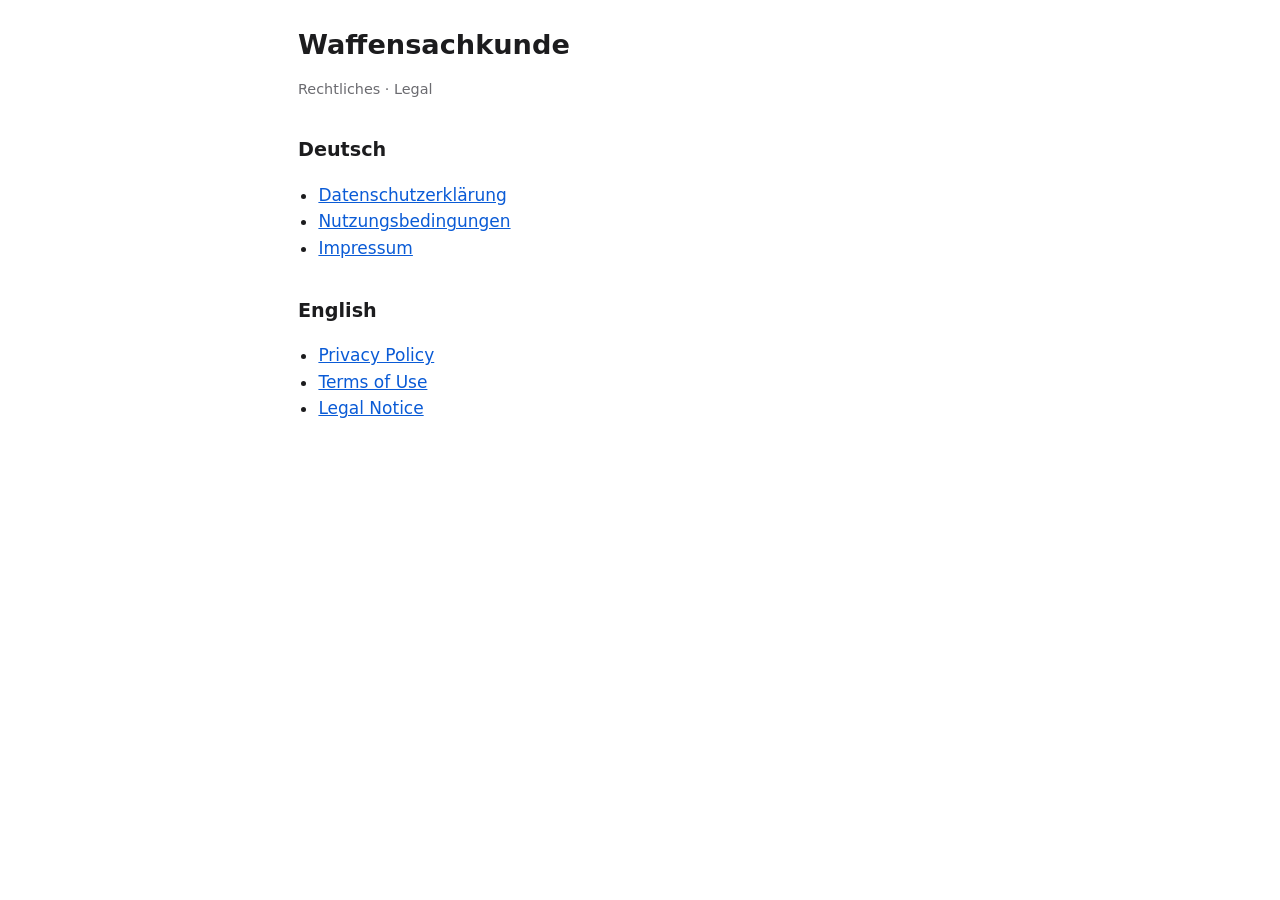
<file: index.html>
<!doctype html>
<html lang="de"><head><meta charset="utf-8"><meta name="viewport" content="width=device-width,initial-scale=1">
<title>Waffensachkunde · Rechtliches</title><link rel="stylesheet" href="style.css"></head>
<body><main><h1>Waffensachkunde</h1><p class="meta">Rechtliches · Legal</p>
<h2>Deutsch</h2><ul><li><a href="de/datenschutz.html">Datenschutzerklärung</a></li><li><a href="de/nutzungsbedingungen.html">Nutzungsbedingungen</a></li><li><a href="de/impressum.html">Impressum</a></li></ul>
<h2>English</h2><ul><li><a href="en/privacy.html">Privacy Policy</a></li><li><a href="en/terms.html">Terms of Use</a></li><li><a href="en/legal-notice.html">Legal Notice</a></li></ul>
</main></body></html>
</file>
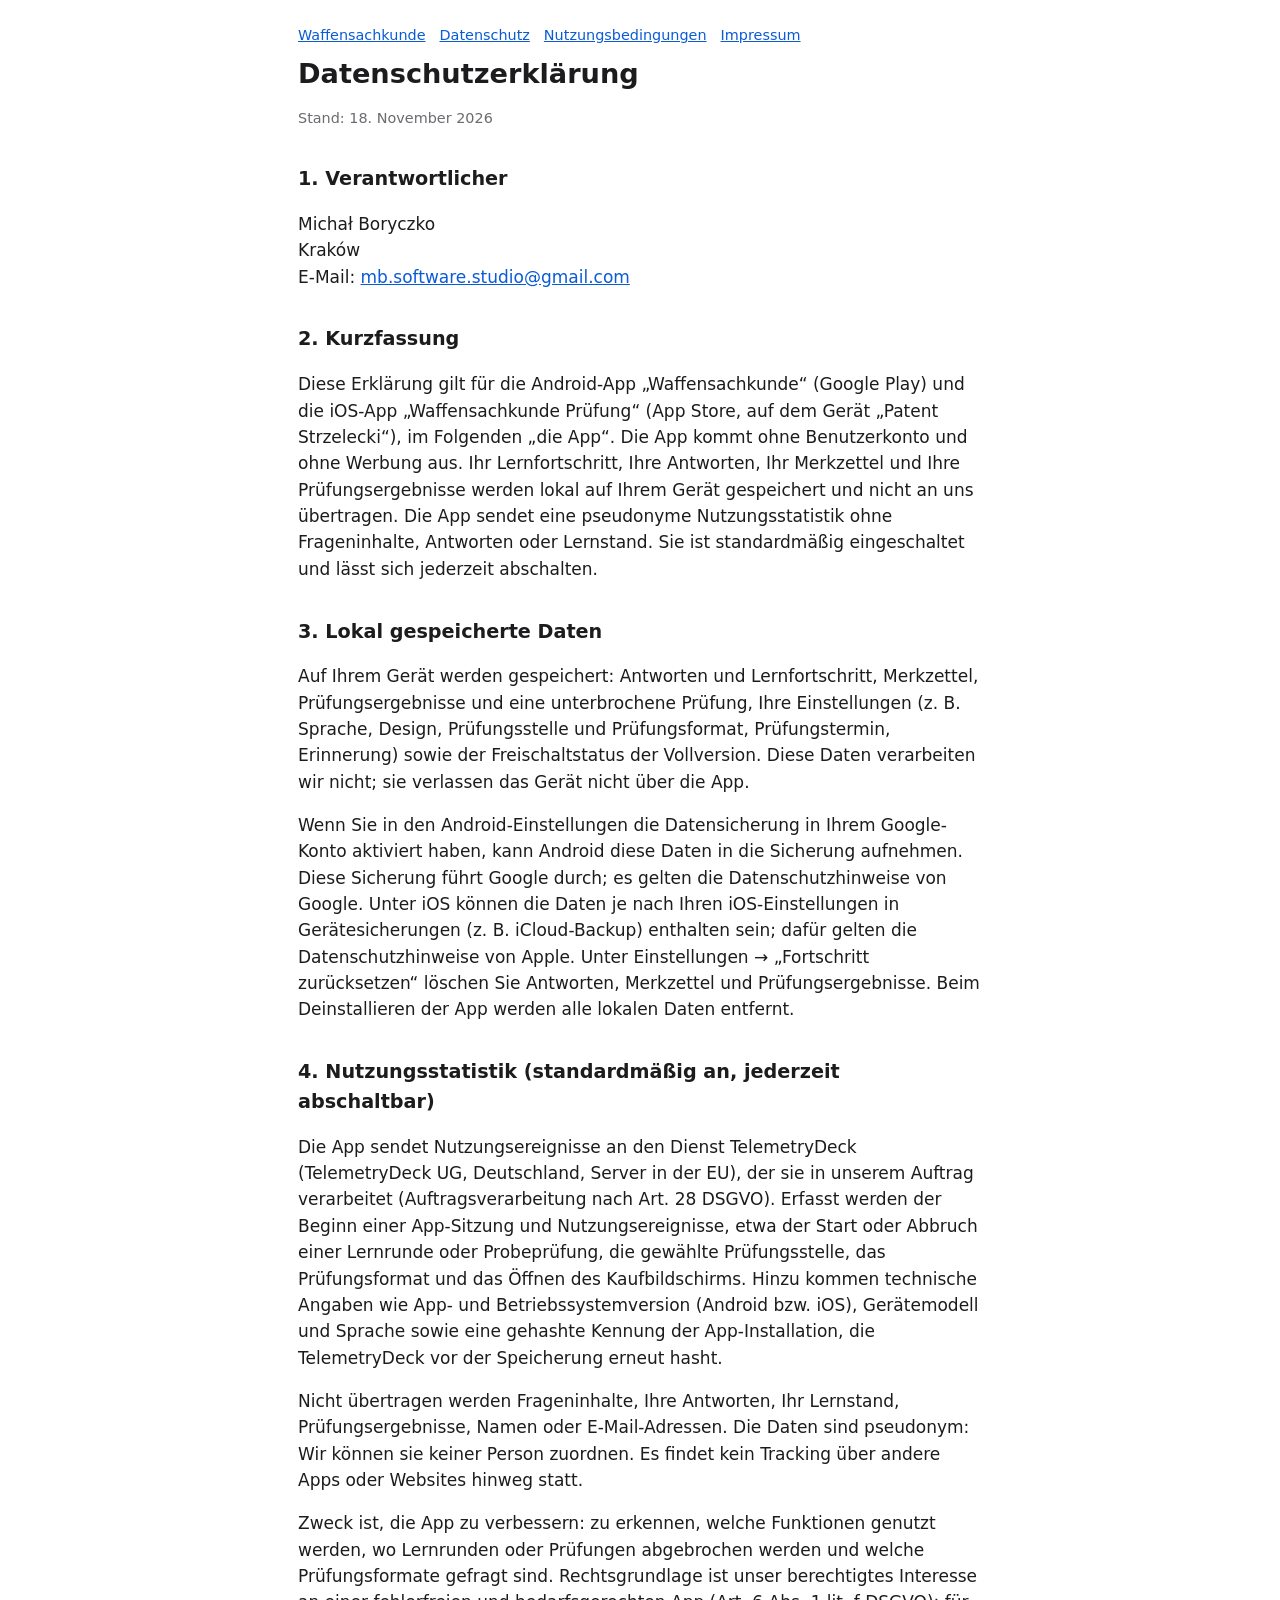
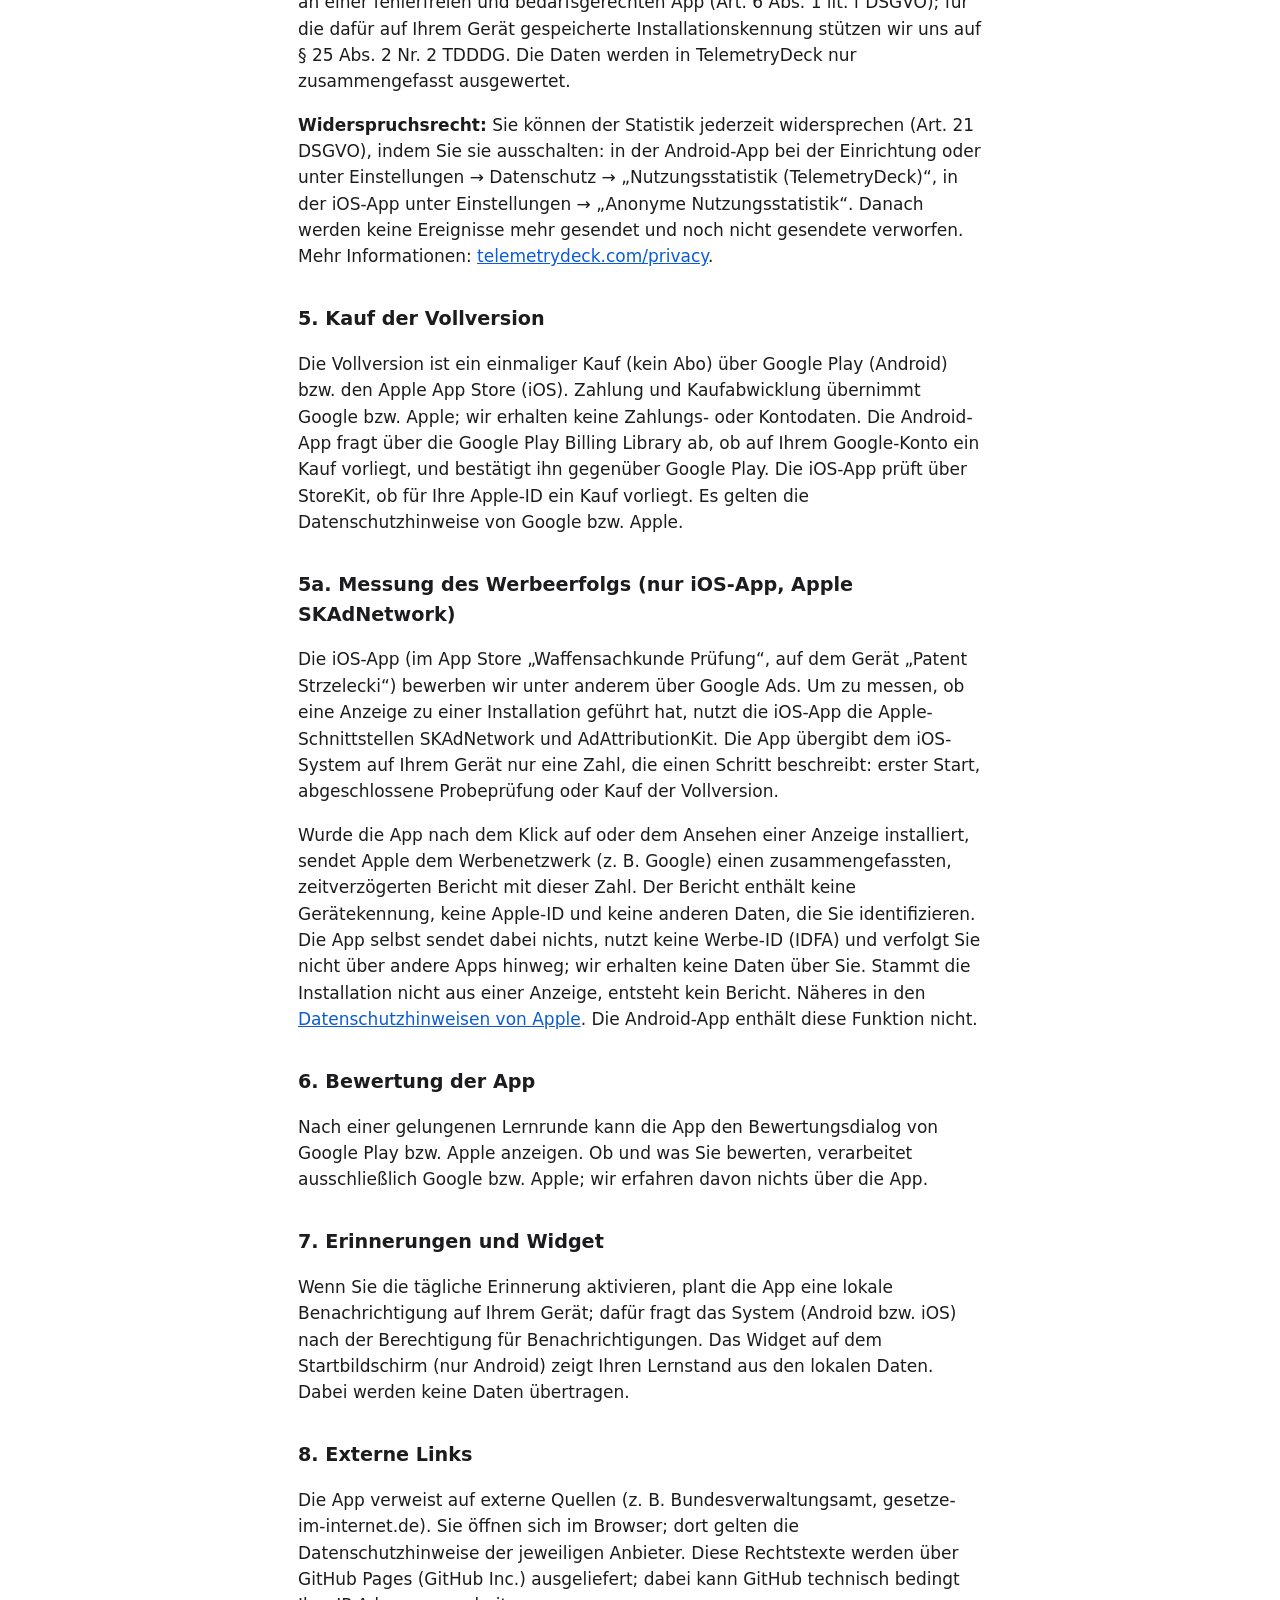
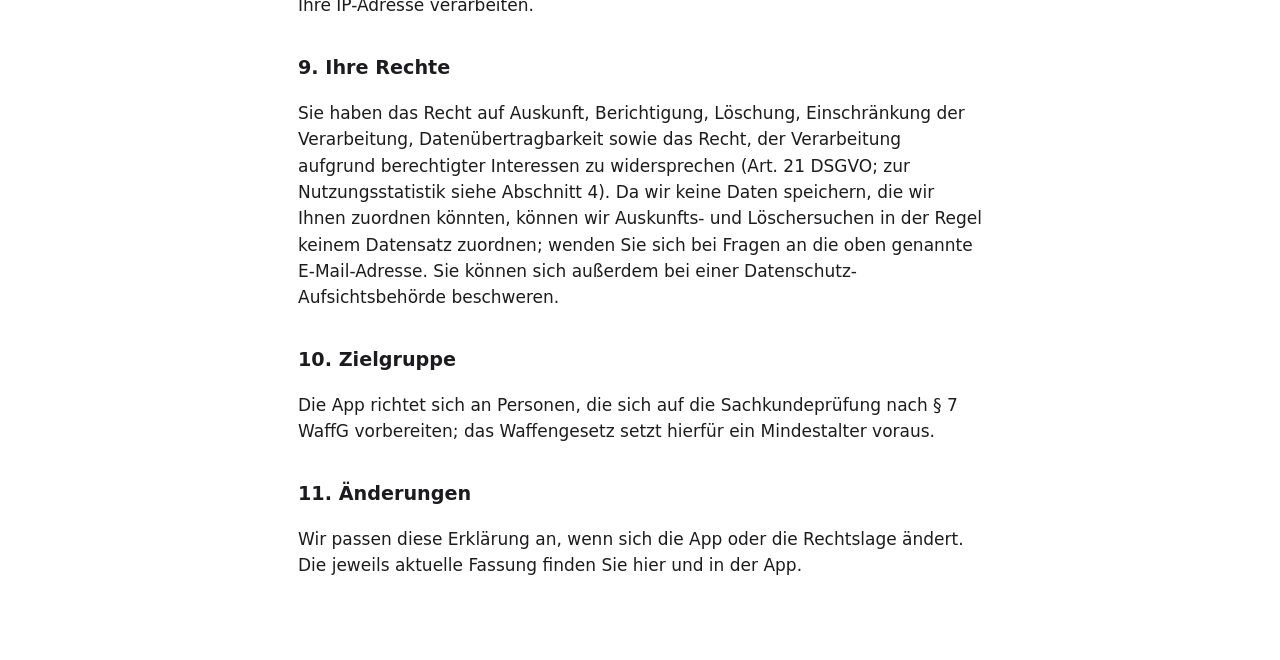
<file: de/datenschutz.html>
<!doctype html>
<html lang="de"><head><meta charset="utf-8"><meta name="viewport" content="width=device-width,initial-scale=1">
<title>Datenschutzerklärung · Waffensachkunde</title><link rel="stylesheet" href="../style.css"></head>
<body><main><nav><a href="../index.html">Waffensachkunde</a><a href="datenschutz.html">Datenschutz</a><a href="nutzungsbedingungen.html">Nutzungsbedingungen</a><a href="impressum.html">Impressum</a></nav><h1>Datenschutzerklärung</h1><p class="meta">Stand: 18. November 2026</p>
<h2>1. Verantwortlicher</h2><p>Michał Boryczko<br>Kraków<br>E-Mail: <a href="mailto:mb.software.studio@gmail.com">mb.software.studio@gmail.com</a></p>
<h2>2. Kurzfassung</h2><p>Diese Erklärung gilt für die Android-App „Waffensachkunde“ (Google Play) und die iOS-App „Waffensachkunde Prüfung“ (App Store, auf dem Gerät „Patent Strzelecki“), im Folgenden „die App“. Die App kommt ohne Benutzerkonto und ohne Werbung aus. Ihr Lernfortschritt, Ihre Antworten, Ihr Merkzettel und Ihre Prüfungsergebnisse werden lokal auf Ihrem Gerät gespeichert und nicht an uns übertragen. Die App sendet eine pseudonyme Nutzungsstatistik ohne Frageninhalte, Antworten oder Lernstand. Sie ist standardmäßig eingeschaltet und lässt sich jederzeit abschalten.</p>
<h2>3. Lokal gespeicherte Daten</h2><p>Auf Ihrem Gerät werden gespeichert: Antworten und Lernfortschritt, Merkzettel, Prüfungsergebnisse und eine unterbrochene Prüfung, Ihre Einstellungen (z. B. Sprache, Design, Prüfungsstelle und Prüfungsformat, Prüfungstermin, Erinnerung) sowie der Freischaltstatus der Vollversion. Diese Daten verarbeiten wir nicht; sie verlassen das Gerät nicht über die App.</p><p>Wenn Sie in den Android-Einstellungen die Datensicherung in Ihrem Google-Konto aktiviert haben, kann Android diese Daten in die Sicherung aufnehmen. Diese Sicherung führt Google durch; es gelten die Datenschutzhinweise von Google. Unter iOS können die Daten je nach Ihren iOS-Einstellungen in Gerätesicherungen (z. B. iCloud-Backup) enthalten sein; dafür gelten die Datenschutzhinweise von Apple. Unter Einstellungen → „Fortschritt zurücksetzen“ löschen Sie Antworten, Merkzettel und Prüfungsergebnisse. Beim Deinstallieren der App werden alle lokalen Daten entfernt.</p>
<h2>4. Nutzungsstatistik (standardmäßig an, jederzeit abschaltbar)</h2><p>Die App sendet Nutzungsereignisse an den Dienst TelemetryDeck (TelemetryDeck UG, Deutschland, Server in der EU), der sie in unserem Auftrag verarbeitet (Auftragsverarbeitung nach Art. 28 DSGVO). Erfasst werden der Beginn einer App-Sitzung und Nutzungsereignisse, etwa der Start oder Abbruch einer Lernrunde oder Probeprüfung, die gewählte Prüfungsstelle, das Prüfungsformat und das Öffnen des Kaufbildschirms. Hinzu kommen technische Angaben wie App- und Betriebssystemversion (Android bzw. iOS), Gerätemodell und Sprache sowie eine gehashte Kennung der App-Installation, die TelemetryDeck vor der Speicherung erneut hasht.</p><p>Nicht übertragen werden Frageninhalte, Ihre Antworten, Ihr Lernstand, Prüfungsergebnisse, Namen oder E-Mail-Adressen. Die Daten sind pseudonym: Wir können sie keiner Person zuordnen. Es findet kein Tracking über andere Apps oder Websites hinweg statt.</p><p>Zweck ist, die App zu verbessern: zu erkennen, welche Funktionen genutzt werden, wo Lernrunden oder Prüfungen abgebrochen werden und welche Prüfungsformate gefragt sind. Rechtsgrundlage ist unser berechtigtes Interesse an einer fehlerfreien und bedarfsgerechten App (Art. 6 Abs. 1 lit. f DSGVO); für die dafür auf Ihrem Gerät gespeicherte Installationskennung stützen wir uns auf § 25 Abs. 2 Nr. 2 TDDDG. Die Daten werden in TelemetryDeck nur zusammengefasst ausgewertet.</p><p><strong>Widerspruchsrecht:</strong> Sie können der Statistik jederzeit widersprechen (Art. 21 DSGVO), indem Sie sie ausschalten: in der Android-App bei der Einrichtung oder unter Einstellungen → Datenschutz → „Nutzungsstatistik (TelemetryDeck)“, in der iOS-App unter Einstellungen → „Anonyme Nutzungsstatistik“. Danach werden keine Ereignisse mehr gesendet und noch nicht gesendete verworfen. Mehr Informationen: <a href="https://telemetrydeck.com/privacy/">telemetrydeck.com/privacy</a>.</p>
<h2>5. Kauf der Vollversion</h2><p>Die Vollversion ist ein einmaliger Kauf (kein Abo) über Google Play (Android) bzw. den Apple App Store (iOS). Zahlung und Kaufabwicklung übernimmt Google bzw. Apple; wir erhalten keine Zahlungs- oder Kontodaten. Die Android-App fragt über die Google Play Billing Library ab, ob auf Ihrem Google-Konto ein Kauf vorliegt, und bestätigt ihn gegenüber Google Play. Die iOS-App prüft über StoreKit, ob für Ihre Apple-ID ein Kauf vorliegt. Es gelten die Datenschutzhinweise von Google bzw. Apple.</p>
<h2>5a. Messung des Werbeerfolgs (nur iOS-App, Apple SKAdNetwork)</h2><p>Die iOS-App (im App Store „Waffensachkunde Prüfung“, auf dem Gerät „Patent Strzelecki“) bewerben wir unter anderem über Google Ads. Um zu messen, ob eine Anzeige zu einer Installation geführt hat, nutzt die iOS-App die Apple-Schnittstellen SKAdNetwork und AdAttributionKit. Die App übergibt dem iOS-System auf Ihrem Gerät nur eine Zahl, die einen Schritt beschreibt: erster Start, abgeschlossene Probeprüfung oder Kauf der Vollversion.</p><p>Wurde die App nach dem Klick auf oder dem Ansehen einer Anzeige installiert, sendet Apple dem Werbenetzwerk (z. B. Google) einen zusammengefassten, zeitverzögerten Bericht mit dieser Zahl. Der Bericht enthält keine Gerätekennung, keine Apple-ID und keine anderen Daten, die Sie identifizieren. Die App selbst sendet dabei nichts, nutzt keine Werbe-ID (IDFA) und verfolgt Sie nicht über andere Apps hinweg; wir erhalten keine Daten über Sie. Stammt die Installation nicht aus einer Anzeige, entsteht kein Bericht. Näheres in den <a href="https://www.apple.com/legal/privacy/de-ww/">Datenschutzhinweisen von Apple</a>. Die Android-App enthält diese Funktion nicht.</p>
<h2>6. Bewertung der App</h2><p>Nach einer gelungenen Lernrunde kann die App den Bewertungsdialog von Google Play bzw. Apple anzeigen. Ob und was Sie bewerten, verarbeitet ausschließlich Google bzw. Apple; wir erfahren davon nichts über die App.</p>
<h2>7. Erinnerungen und Widget</h2><p>Wenn Sie die tägliche Erinnerung aktivieren, plant die App eine lokale Benachrichtigung auf Ihrem Gerät; dafür fragt das System (Android bzw. iOS) nach der Berechtigung für Benachrichtigungen. Das Widget auf dem Startbildschirm (nur Android) zeigt Ihren Lernstand aus den lokalen Daten. Dabei werden keine Daten übertragen.</p>
<h2>8. Externe Links</h2><p>Die App verweist auf externe Quellen (z. B. Bundesverwaltungsamt, gesetze-im-internet.de). Sie öffnen sich im Browser; dort gelten die Datenschutzhinweise der jeweiligen Anbieter. Diese Rechtstexte werden über GitHub Pages (GitHub Inc.) ausgeliefert; dabei kann GitHub technisch bedingt Ihre IP-Adresse verarbeiten.</p>
<h2>9. Ihre Rechte</h2><p>Sie haben das Recht auf Auskunft, Berichtigung, Löschung, Einschränkung der Verarbeitung, Datenübertragbarkeit sowie das Recht, der Verarbeitung aufgrund berechtigter Interessen zu widersprechen (Art. 21 DSGVO; zur Nutzungsstatistik siehe Abschnitt 4). Da wir keine Daten speichern, die wir Ihnen zuordnen könnten, können wir Auskunfts- und Löschersuchen in der Regel keinem Datensatz zuordnen; wenden Sie sich bei Fragen an die oben genannte E-Mail-Adresse. Sie können sich außerdem bei einer Datenschutz-Aufsichtsbehörde beschweren.</p>
<h2>10. Zielgruppe</h2><p>Die App richtet sich an Personen, die sich auf die Sachkundeprüfung nach § 7 WaffG vorbereiten; das Waffengesetz setzt hierfür ein Mindestalter voraus.</p>
<h2>11. Änderungen</h2><p>Wir passen diese Erklärung an, wenn sich die App oder die Rechtslage ändert. Die jeweils aktuelle Fassung finden Sie hier und in der App.</p></main></body></html>
</file>
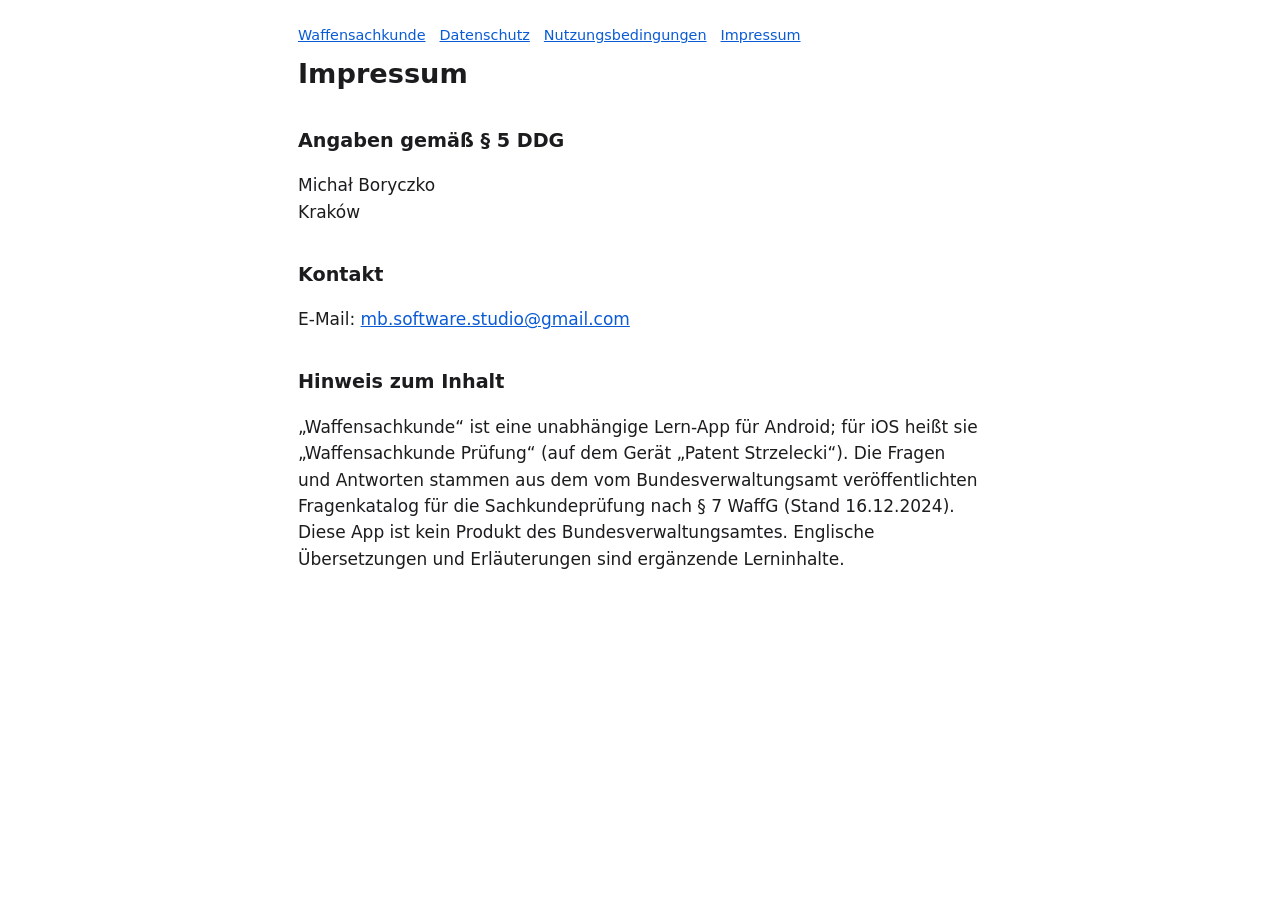
<file: de/impressum.html>
<!doctype html>
<html lang="de"><head><meta charset="utf-8"><meta name="viewport" content="width=device-width,initial-scale=1">
<title>Impressum · Waffensachkunde</title><link rel="stylesheet" href="../style.css"></head>
<body><main><nav><a href="../index.html">Waffensachkunde</a><a href="datenschutz.html">Datenschutz</a><a href="nutzungsbedingungen.html">Nutzungsbedingungen</a><a href="impressum.html">Impressum</a></nav><h1>Impressum</h1>
<h2>Angaben gemäß § 5 DDG</h2><p>Michał Boryczko<br>Kraków</p>
<h2>Kontakt</h2><p>E-Mail: <a href="mailto:mb.software.studio@gmail.com">mb.software.studio@gmail.com</a></p>
<h2>Hinweis zum Inhalt</h2><p>„Waffensachkunde“ ist eine unabhängige Lern-App für Android; für iOS heißt sie „Waffensachkunde Prüfung“ (auf dem Gerät „Patent Strzelecki“). Die Fragen und Antworten stammen aus dem vom Bundesverwaltungsamt veröffentlichten Fragenkatalog für die Sachkundeprüfung nach § 7 WaffG (Stand 16.12.2024). Diese App ist kein Produkt des Bundesverwaltungsamtes. Englische Übersetzungen und Erläuterungen sind ergänzende Lerninhalte.</p></main></body></html>
</file>
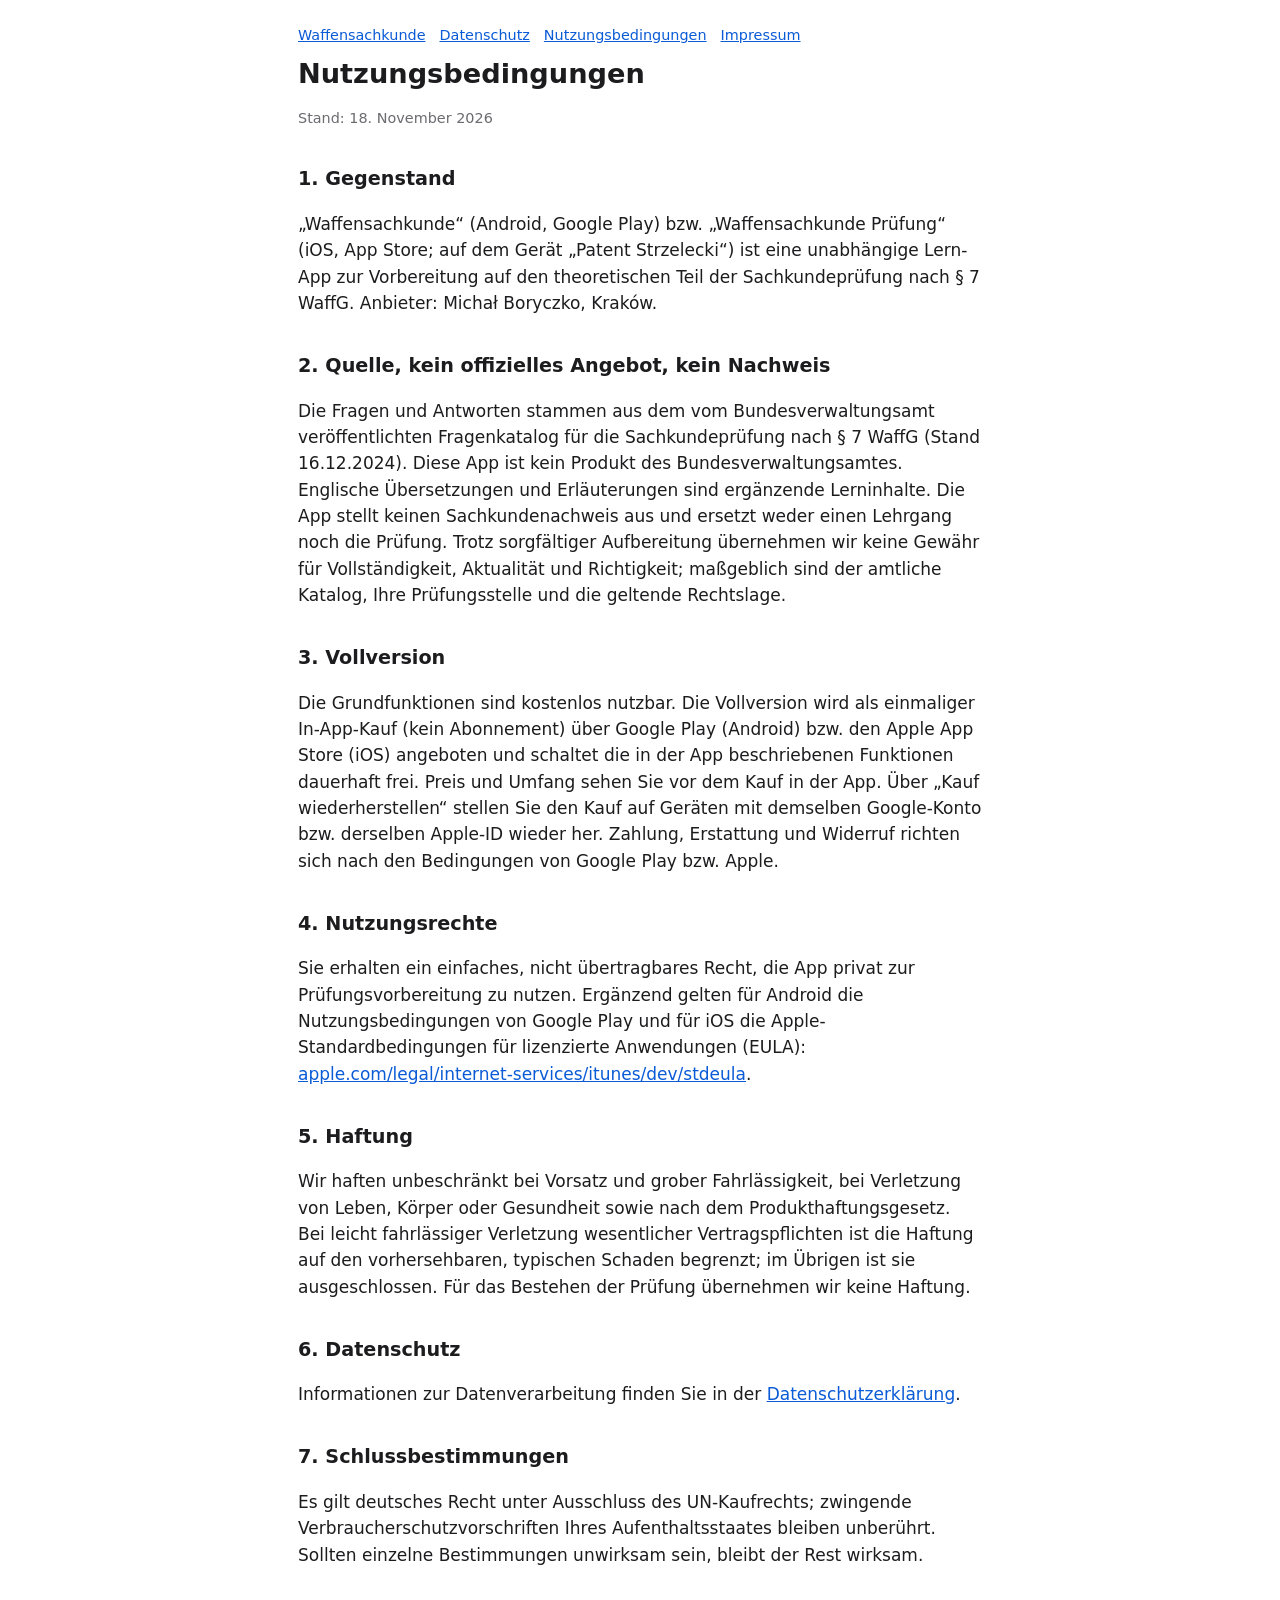
<file: de/nutzungsbedingungen.html>
<!doctype html>
<html lang="de"><head><meta charset="utf-8"><meta name="viewport" content="width=device-width,initial-scale=1">
<title>Nutzungsbedingungen · Waffensachkunde</title><link rel="stylesheet" href="../style.css"></head>
<body><main><nav><a href="../index.html">Waffensachkunde</a><a href="datenschutz.html">Datenschutz</a><a href="nutzungsbedingungen.html">Nutzungsbedingungen</a><a href="impressum.html">Impressum</a></nav><h1>Nutzungsbedingungen</h1><p class="meta">Stand: 18. November 2026</p>
<h2>1. Gegenstand</h2><p>„Waffensachkunde“ (Android, Google Play) bzw. „Waffensachkunde Prüfung“ (iOS, App Store; auf dem Gerät „Patent Strzelecki“) ist eine unabhängige Lern-App zur Vorbereitung auf den theoretischen Teil der Sachkundeprüfung nach § 7 WaffG. Anbieter: Michał Boryczko, Kraków.</p>
<h2>2. Quelle, kein offizielles Angebot, kein Nachweis</h2><p>Die Fragen und Antworten stammen aus dem vom Bundesverwaltungsamt veröffentlichten Fragenkatalog für die Sachkundeprüfung nach § 7 WaffG (Stand 16.12.2024). Diese App ist kein Produkt des Bundesverwaltungsamtes. Englische Übersetzungen und Erläuterungen sind ergänzende Lerninhalte. Die App stellt keinen Sachkundenachweis aus und ersetzt weder einen Lehrgang noch die Prüfung. Trotz sorgfältiger Aufbereitung übernehmen wir keine Gewähr für Vollständigkeit, Aktualität und Richtigkeit; maßgeblich sind der amtliche Katalog, Ihre Prüfungsstelle und die geltende Rechtslage.</p>
<h2>3. Vollversion</h2><p>Die Grundfunktionen sind kostenlos nutzbar. Die Vollversion wird als einmaliger In-App-Kauf (kein Abonnement) über Google Play (Android) bzw. den Apple App Store (iOS) angeboten und schaltet die in der App beschriebenen Funktionen dauerhaft frei. Preis und Umfang sehen Sie vor dem Kauf in der App. Über „Kauf wiederherstellen“ stellen Sie den Kauf auf Geräten mit demselben Google-Konto bzw. derselben Apple-ID wieder her. Zahlung, Erstattung und Widerruf richten sich nach den Bedingungen von Google Play bzw. Apple.</p>
<h2>4. Nutzungsrechte</h2><p>Sie erhalten ein einfaches, nicht übertragbares Recht, die App privat zur Prüfungsvorbereitung zu nutzen. Ergänzend gelten für Android die Nutzungsbedingungen von Google Play und für iOS die Apple-Standardbedingungen für lizenzierte Anwendungen (EULA): <a href="https://www.apple.com/legal/internet-services/itunes/dev/stdeula/">apple.com/legal/internet-services/itunes/dev/stdeula</a>.</p>
<h2>5. Haftung</h2><p>Wir haften unbeschränkt bei Vorsatz und grober Fahrlässigkeit, bei Verletzung von Leben, Körper oder Gesundheit sowie nach dem Produkthaftungsgesetz. Bei leicht fahrlässiger Verletzung wesentlicher Vertragspflichten ist die Haftung auf den vorhersehbaren, typischen Schaden begrenzt; im Übrigen ist sie ausgeschlossen. Für das Bestehen der Prüfung übernehmen wir keine Haftung.</p>
<h2>6. Datenschutz</h2><p>Informationen zur Datenverarbeitung finden Sie in der <a href="datenschutz.html">Datenschutzerklärung</a>.</p>
<h2>7. Schlussbestimmungen</h2><p>Es gilt deutsches Recht unter Ausschluss des UN-Kaufrechts; zwingende Verbraucherschutzvorschriften Ihres Aufenthaltsstaates bleiben unberührt. Sollten einzelne Bestimmungen unwirksam sein, bleibt der Rest wirksam.</p></main></body></html>
</file>
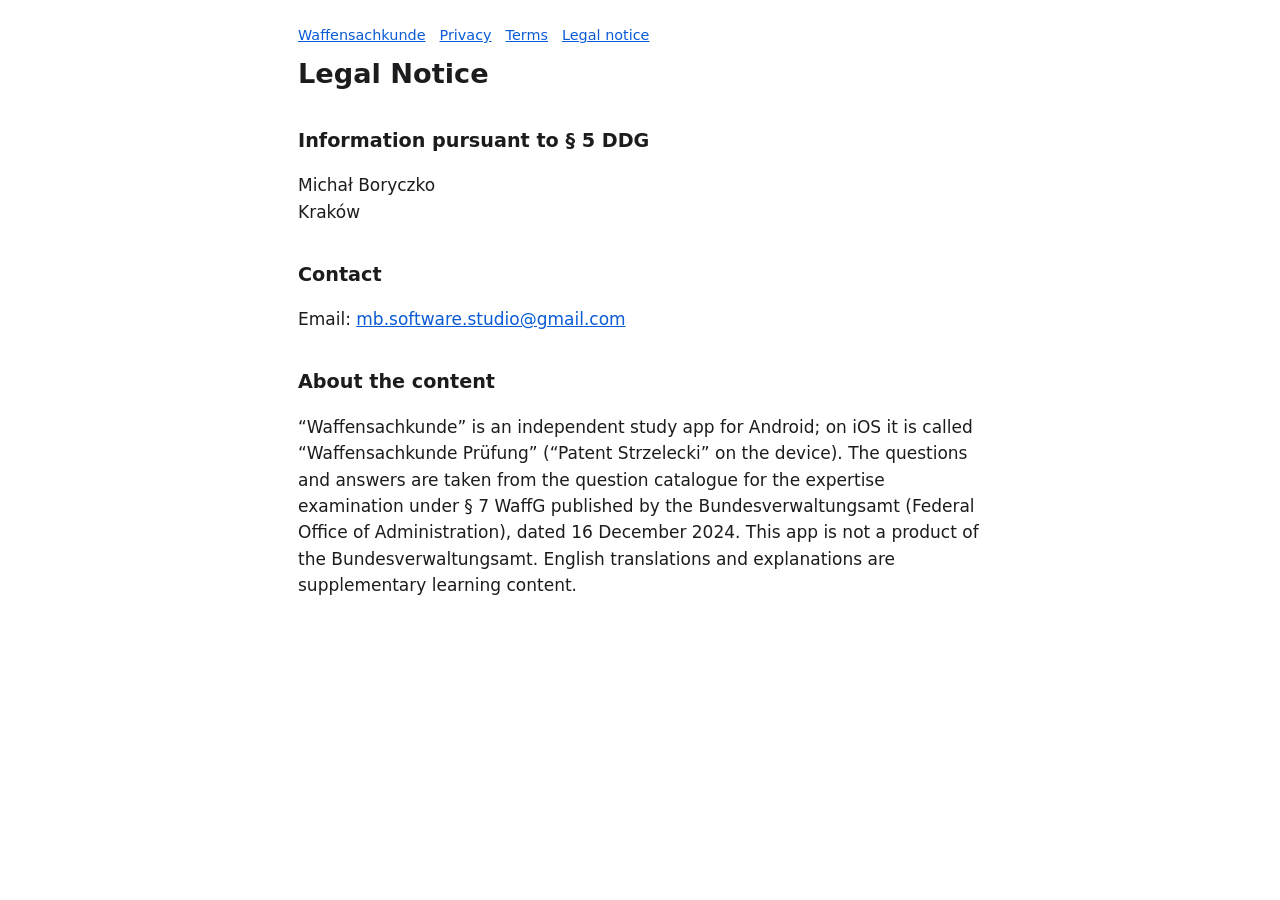
<file: en/legal-notice.html>
<!doctype html>
<html lang="en"><head><meta charset="utf-8"><meta name="viewport" content="width=device-width,initial-scale=1">
<title>Legal Notice · Waffensachkunde</title><link rel="stylesheet" href="../style.css"></head>
<body><main><nav><a href="../index.html">Waffensachkunde</a><a href="privacy.html">Privacy</a><a href="terms.html">Terms</a><a href="legal-notice.html">Legal notice</a></nav><h1>Legal Notice</h1>
<h2>Information pursuant to § 5 DDG</h2><p>Michał Boryczko<br>Kraków</p>
<h2>Contact</h2><p>Email: <a href="mailto:mb.software.studio@gmail.com">mb.software.studio@gmail.com</a></p>
<h2>About the content</h2><p>“Waffensachkunde” is an independent study app for Android; on iOS it is called “Waffensachkunde Prüfung” (“Patent Strzelecki” on the device). The questions and answers are taken from the question catalogue for the expertise examination under § 7 WaffG published by the Bundesverwaltungsamt (Federal Office of Administration), dated 16 December 2024. This app is not a product of the Bundesverwaltungsamt. English translations and explanations are supplementary learning content.</p></main></body></html>
</file>
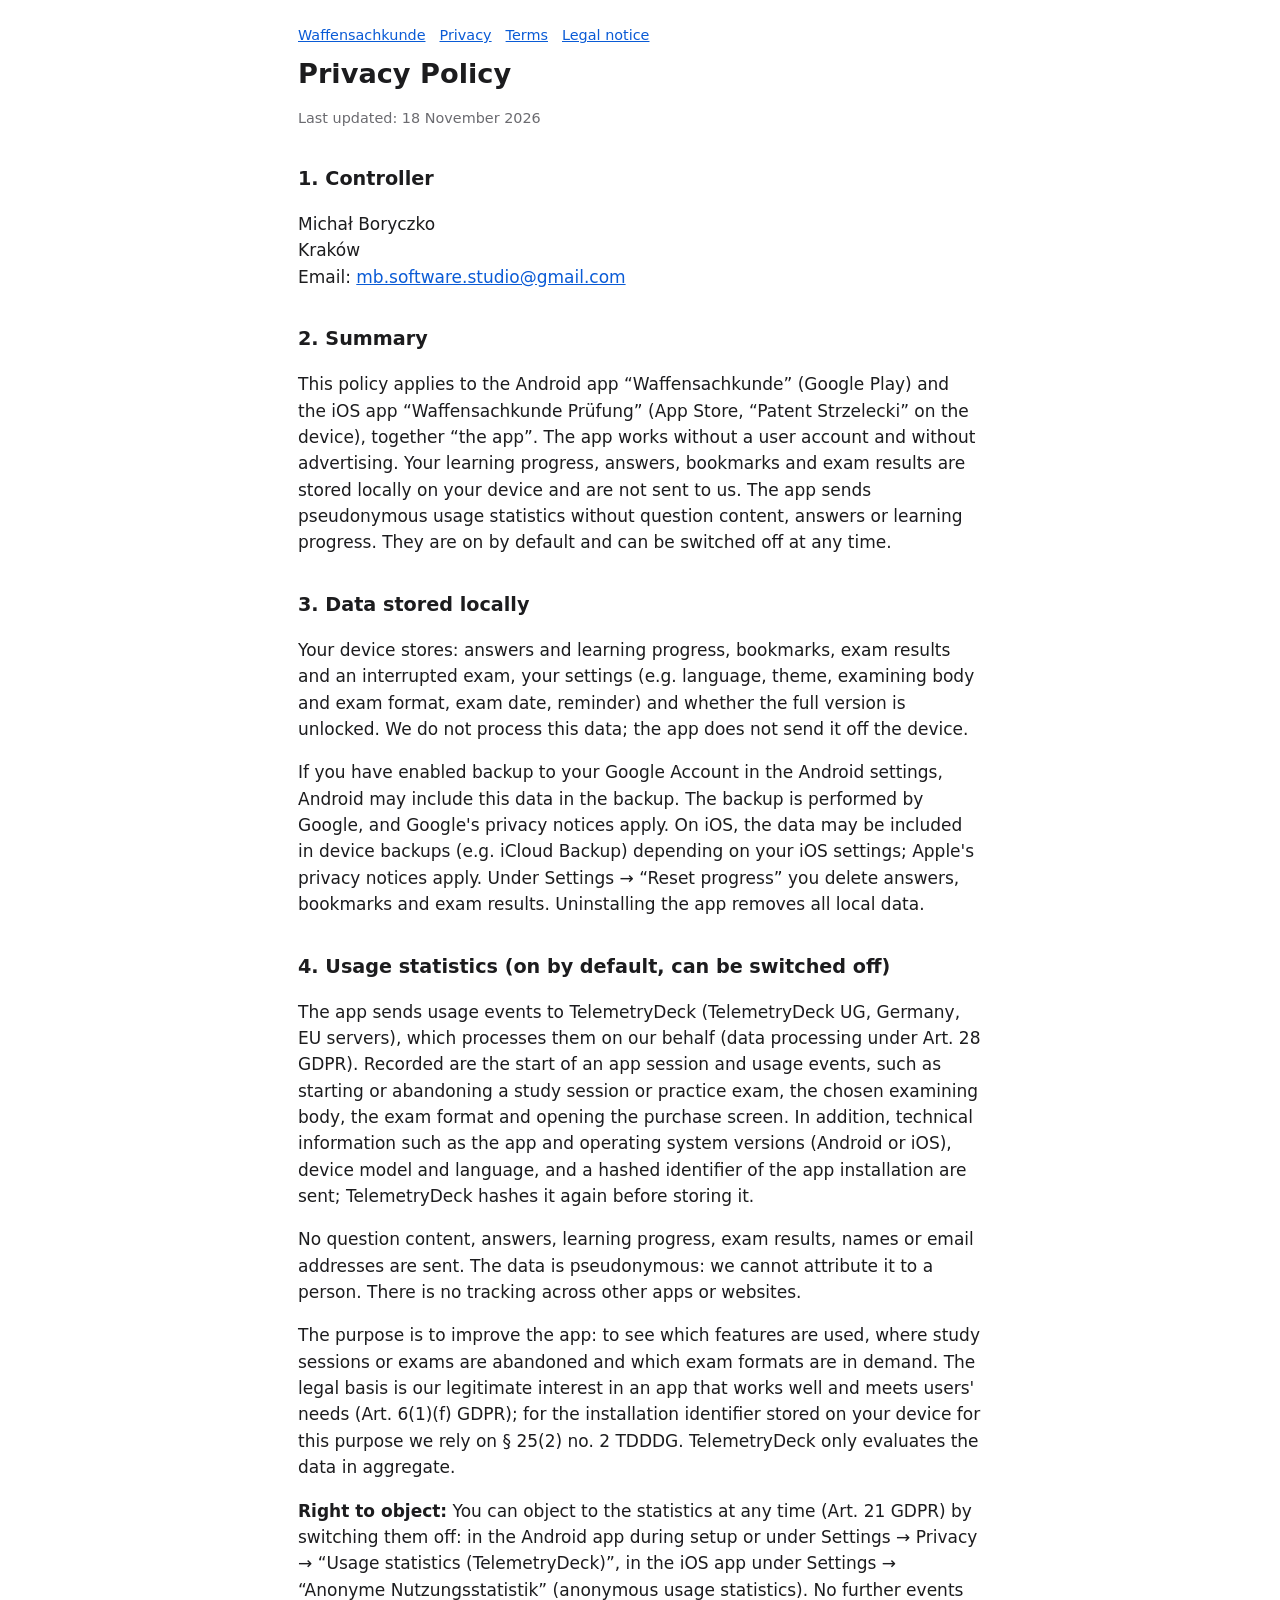
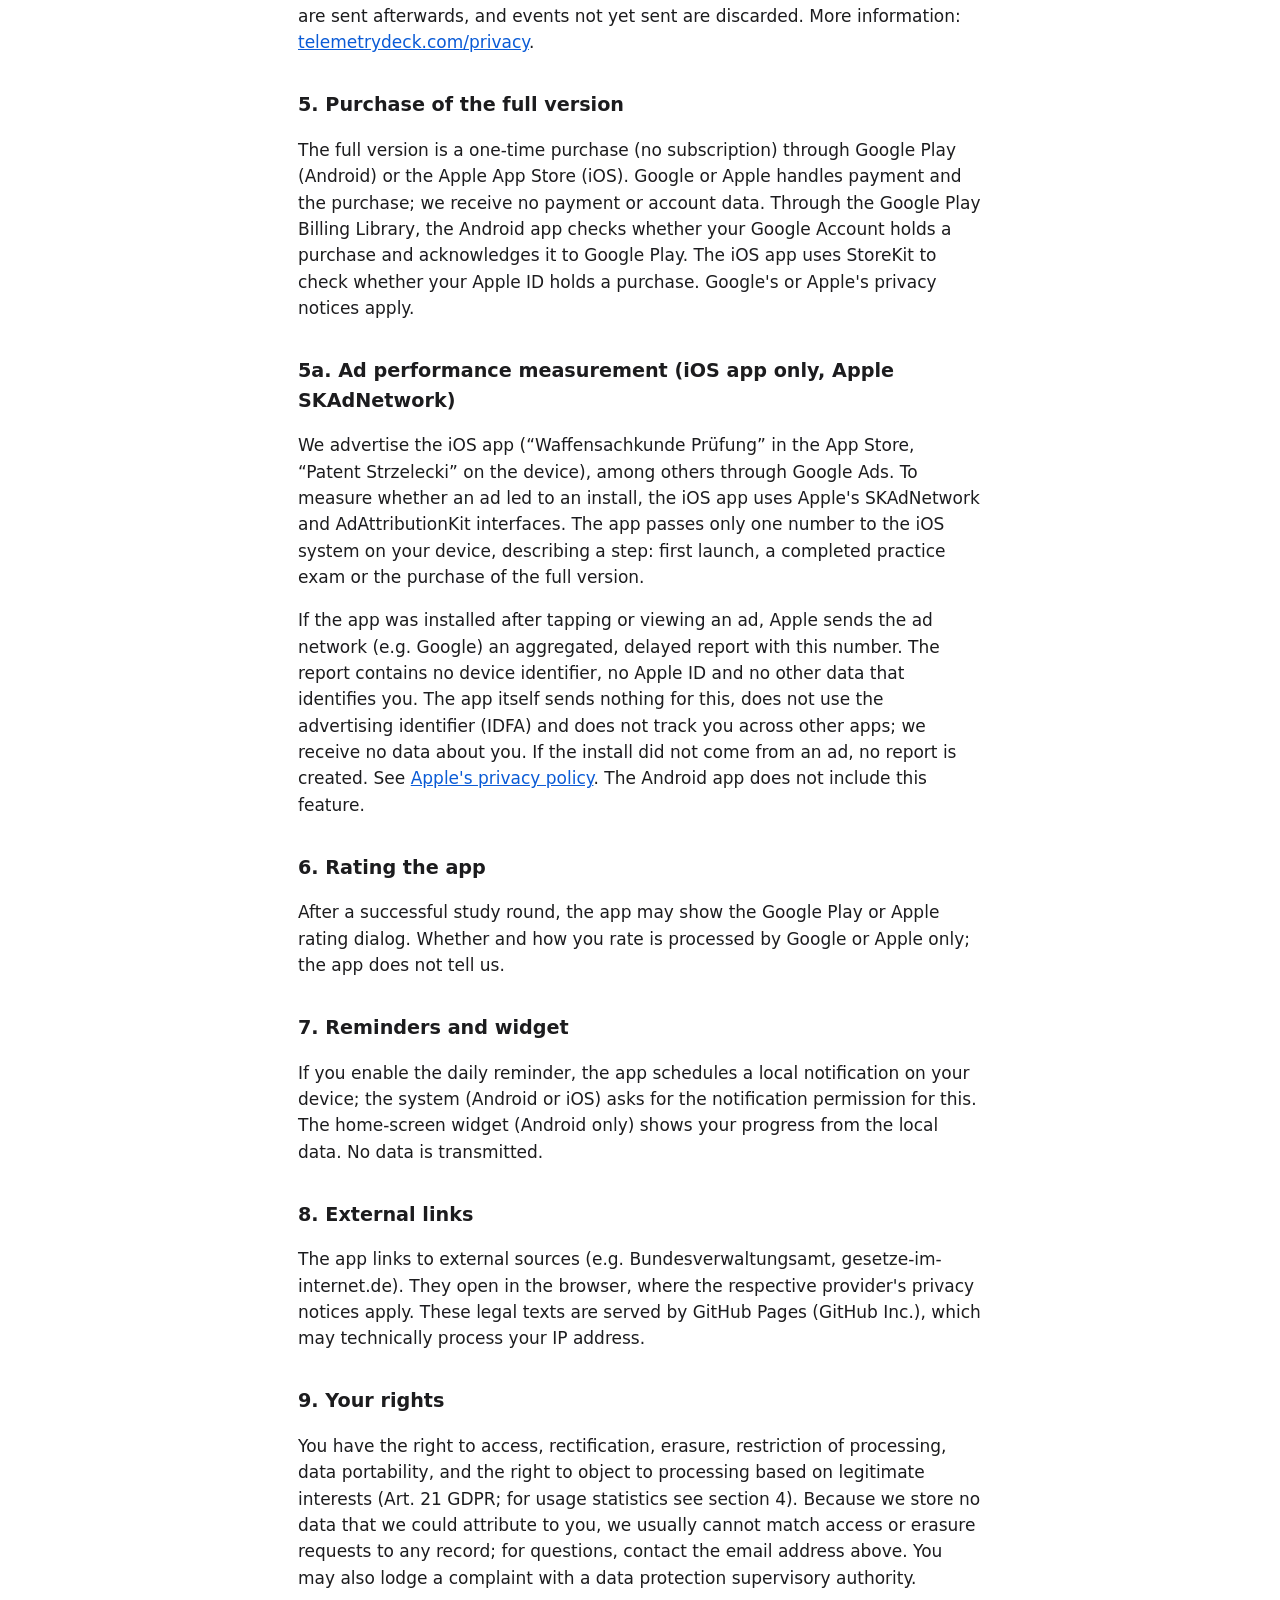
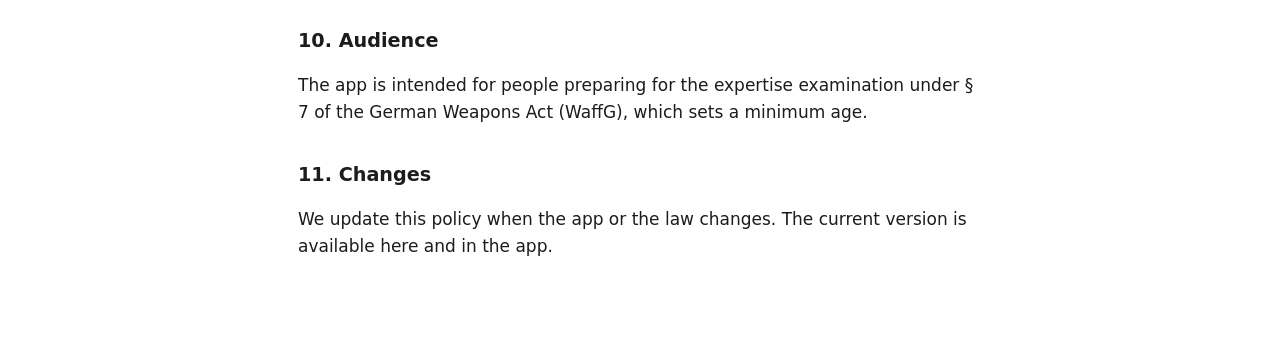
<file: en/privacy.html>
<!doctype html>
<html lang="en"><head><meta charset="utf-8"><meta name="viewport" content="width=device-width,initial-scale=1">
<title>Privacy Policy · Waffensachkunde</title><link rel="stylesheet" href="../style.css"></head>
<body><main><nav><a href="../index.html">Waffensachkunde</a><a href="privacy.html">Privacy</a><a href="terms.html">Terms</a><a href="legal-notice.html">Legal notice</a></nav><h1>Privacy Policy</h1><p class="meta">Last updated: 18 November 2026</p>
<h2>1. Controller</h2><p>Michał Boryczko<br>Kraków<br>Email: <a href="mailto:mb.software.studio@gmail.com">mb.software.studio@gmail.com</a></p>
<h2>2. Summary</h2><p>This policy applies to the Android app “Waffensachkunde” (Google Play) and the iOS app “Waffensachkunde Prüfung” (App Store, “Patent Strzelecki” on the device), together “the app”. The app works without a user account and without advertising. Your learning progress, answers, bookmarks and exam results are stored locally on your device and are not sent to us. The app sends pseudonymous usage statistics without question content, answers or learning progress. They are on by default and can be switched off at any time.</p>
<h2>3. Data stored locally</h2><p>Your device stores: answers and learning progress, bookmarks, exam results and an interrupted exam, your settings (e.g. language, theme, examining body and exam format, exam date, reminder) and whether the full version is unlocked. We do not process this data; the app does not send it off the device.</p><p>If you have enabled backup to your Google Account in the Android settings, Android may include this data in the backup. The backup is performed by Google, and Google's privacy notices apply. On iOS, the data may be included in device backups (e.g. iCloud Backup) depending on your iOS settings; Apple's privacy notices apply. Under Settings → “Reset progress” you delete answers, bookmarks and exam results. Uninstalling the app removes all local data.</p>
<h2>4. Usage statistics (on by default, can be switched off)</h2><p>The app sends usage events to TelemetryDeck (TelemetryDeck UG, Germany, EU servers), which processes them on our behalf (data processing under Art. 28 GDPR). Recorded are the start of an app session and usage events, such as starting or abandoning a study session or practice exam, the chosen examining body, the exam format and opening the purchase screen. In addition, technical information such as the app and operating system versions (Android or iOS), device model and language, and a hashed identifier of the app installation are sent; TelemetryDeck hashes it again before storing it.</p><p>No question content, answers, learning progress, exam results, names or email addresses are sent. The data is pseudonymous: we cannot attribute it to a person. There is no tracking across other apps or websites.</p><p>The purpose is to improve the app: to see which features are used, where study sessions or exams are abandoned and which exam formats are in demand. The legal basis is our legitimate interest in an app that works well and meets users' needs (Art. 6(1)(f) GDPR); for the installation identifier stored on your device for this purpose we rely on § 25(2) no. 2 TDDDG. TelemetryDeck only evaluates the data in aggregate.</p><p><strong>Right to object:</strong> You can object to the statistics at any time (Art. 21 GDPR) by switching them off: in the Android app during setup or under Settings → Privacy → “Usage statistics (TelemetryDeck)”, in the iOS app under Settings → “Anonyme Nutzungsstatistik” (anonymous usage statistics). No further events are sent afterwards, and events not yet sent are discarded. More information: <a href="https://telemetrydeck.com/privacy/">telemetrydeck.com/privacy</a>.</p>
<h2>5. Purchase of the full version</h2><p>The full version is a one-time purchase (no subscription) through Google Play (Android) or the Apple App Store (iOS). Google or Apple handles payment and the purchase; we receive no payment or account data. Through the Google Play Billing Library, the Android app checks whether your Google Account holds a purchase and acknowledges it to Google Play. The iOS app uses StoreKit to check whether your Apple ID holds a purchase. Google's or Apple's privacy notices apply.</p>
<h2>5a. Ad performance measurement (iOS app only, Apple SKAdNetwork)</h2><p>We advertise the iOS app (“Waffensachkunde Prüfung” in the App Store, “Patent Strzelecki” on the device), among others through Google Ads. To measure whether an ad led to an install, the iOS app uses Apple's SKAdNetwork and AdAttributionKit interfaces. The app passes only one number to the iOS system on your device, describing a step: first launch, a completed practice exam or the purchase of the full version.</p><p>If the app was installed after tapping or viewing an ad, Apple sends the ad network (e.g. Google) an aggregated, delayed report with this number. The report contains no device identifier, no Apple ID and no other data that identifies you. The app itself sends nothing for this, does not use the advertising identifier (IDFA) and does not track you across other apps; we receive no data about you. If the install did not come from an ad, no report is created. See <a href="https://www.apple.com/legal/privacy/">Apple's privacy policy</a>. The Android app does not include this feature.</p>
<h2>6. Rating the app</h2><p>After a successful study round, the app may show the Google Play or Apple rating dialog. Whether and how you rate is processed by Google or Apple only; the app does not tell us.</p>
<h2>7. Reminders and widget</h2><p>If you enable the daily reminder, the app schedules a local notification on your device; the system (Android or iOS) asks for the notification permission for this. The home-screen widget (Android only) shows your progress from the local data. No data is transmitted.</p>
<h2>8. External links</h2><p>The app links to external sources (e.g. Bundesverwaltungsamt, gesetze-im-internet.de). They open in the browser, where the respective provider's privacy notices apply. These legal texts are served by GitHub Pages (GitHub Inc.), which may technically process your IP address.</p>
<h2>9. Your rights</h2><p>You have the right to access, rectification, erasure, restriction of processing, data portability, and the right to object to processing based on legitimate interests (Art. 21 GDPR; for usage statistics see section 4). Because we store no data that we could attribute to you, we usually cannot match access or erasure requests to any record; for questions, contact the email address above. You may also lodge a complaint with a data protection supervisory authority.</p>
<h2>10. Audience</h2><p>The app is intended for people preparing for the expertise examination under § 7 of the German Weapons Act (WaffG), which sets a minimum age.</p>
<h2>11. Changes</h2><p>We update this policy when the app or the law changes. The current version is available here and in the app.</p></main></body></html>
</file>
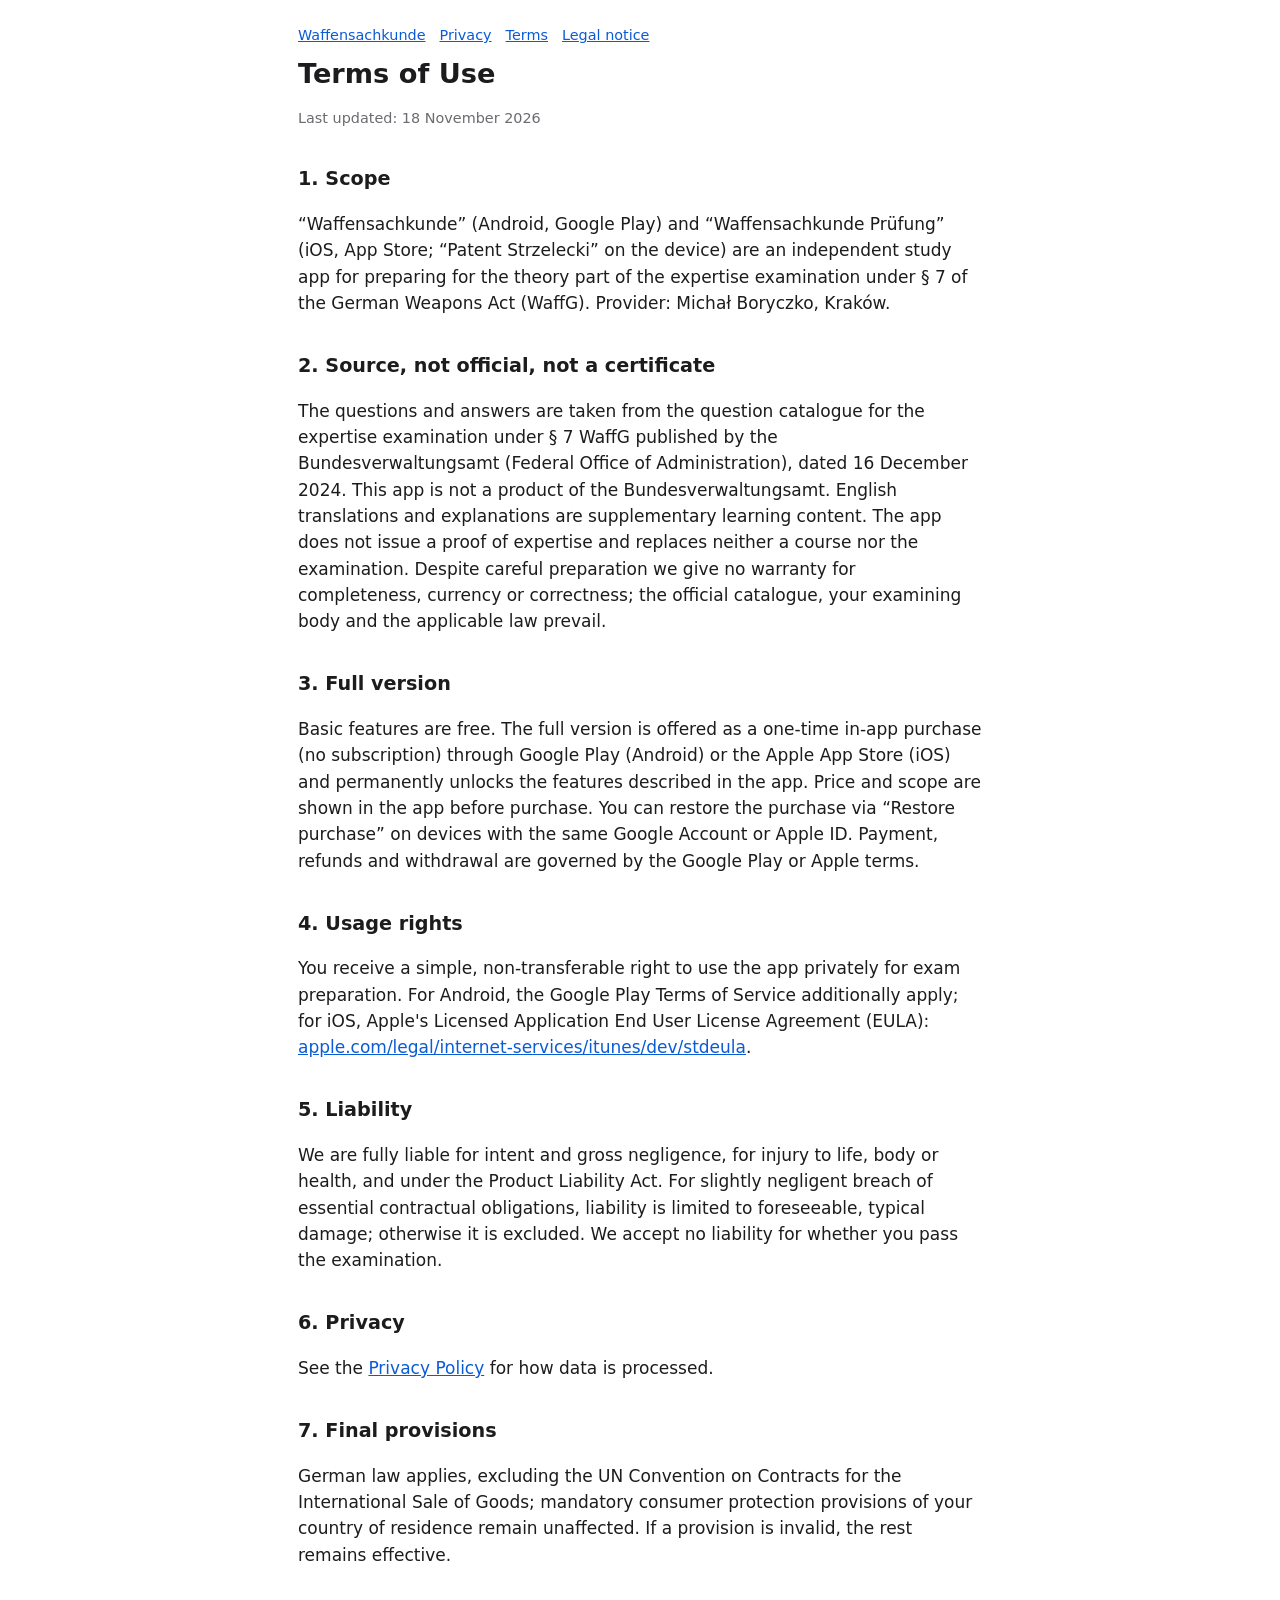
<file: en/terms.html>
<!doctype html>
<html lang="en"><head><meta charset="utf-8"><meta name="viewport" content="width=device-width,initial-scale=1">
<title>Terms of Use · Waffensachkunde</title><link rel="stylesheet" href="../style.css"></head>
<body><main><nav><a href="../index.html">Waffensachkunde</a><a href="privacy.html">Privacy</a><a href="terms.html">Terms</a><a href="legal-notice.html">Legal notice</a></nav><h1>Terms of Use</h1><p class="meta">Last updated: 18 November 2026</p>
<h2>1. Scope</h2><p>“Waffensachkunde” (Android, Google Play) and “Waffensachkunde Prüfung” (iOS, App Store; “Patent Strzelecki” on the device) are an independent study app for preparing for the theory part of the expertise examination under § 7 of the German Weapons Act (WaffG). Provider: Michał Boryczko, Kraków.</p>
<h2>2. Source, not official, not a certificate</h2><p>The questions and answers are taken from the question catalogue for the expertise examination under § 7 WaffG published by the Bundesverwaltungsamt (Federal Office of Administration), dated 16 December 2024. This app is not a product of the Bundesverwaltungsamt. English translations and explanations are supplementary learning content. The app does not issue a proof of expertise and replaces neither a course nor the examination. Despite careful preparation we give no warranty for completeness, currency or correctness; the official catalogue, your examining body and the applicable law prevail.</p>
<h2>3. Full version</h2><p>Basic features are free. The full version is offered as a one-time in-app purchase (no subscription) through Google Play (Android) or the Apple App Store (iOS) and permanently unlocks the features described in the app. Price and scope are shown in the app before purchase. You can restore the purchase via “Restore purchase” on devices with the same Google Account or Apple ID. Payment, refunds and withdrawal are governed by the Google Play or Apple terms.</p>
<h2>4. Usage rights</h2><p>You receive a simple, non-transferable right to use the app privately for exam preparation. For Android, the Google Play Terms of Service additionally apply; for iOS, Apple's Licensed Application End User License Agreement (EULA): <a href="https://www.apple.com/legal/internet-services/itunes/dev/stdeula/">apple.com/legal/internet-services/itunes/dev/stdeula</a>.</p>
<h2>5. Liability</h2><p>We are fully liable for intent and gross negligence, for injury to life, body or health, and under the Product Liability Act. For slightly negligent breach of essential contractual obligations, liability is limited to foreseeable, typical damage; otherwise it is excluded. We accept no liability for whether you pass the examination.</p>
<h2>6. Privacy</h2><p>See the <a href="privacy.html">Privacy Policy</a> for how data is processed.</p>
<h2>7. Final provisions</h2><p>German law applies, excluding the UN Convention on Contracts for the International Sale of Goods; mandatory consumer protection provisions of your country of residence remain unaffected. If a provision is invalid, the rest remains effective.</p></main></body></html>
</file>
<file: style.css>
*{box-sizing:border-box}body{margin:0;font:17px/1.55 -apple-system,system-ui,"Helvetica Neue",Arial,sans-serif;color:#1c1c1e;background:#fff}
main{max-width:720px;margin:0 auto;padding:24px 18px 64px}h1{font-size:1.7rem;line-height:1.2;margin:.2em 0 .6em}h2{font-size:1.2rem;margin:1.8em 0 .4em}
a{color:#0a5bd6}.meta{color:#6b6b70;font-size:.9rem}.todo{background:#fff3cd;padding:0 .25em;border-radius:3px}
nav{display:flex;gap:14px;flex-wrap:wrap;font-size:.9rem;margin-bottom:12px}ul{padding-left:1.2em}
@media (prefers-color-scheme:dark){body{background:#000;color:#f2f2f7}a{color:#6ea8ff}.meta{color:#98989f}.todo{background:#5a4b00}}
</file>
